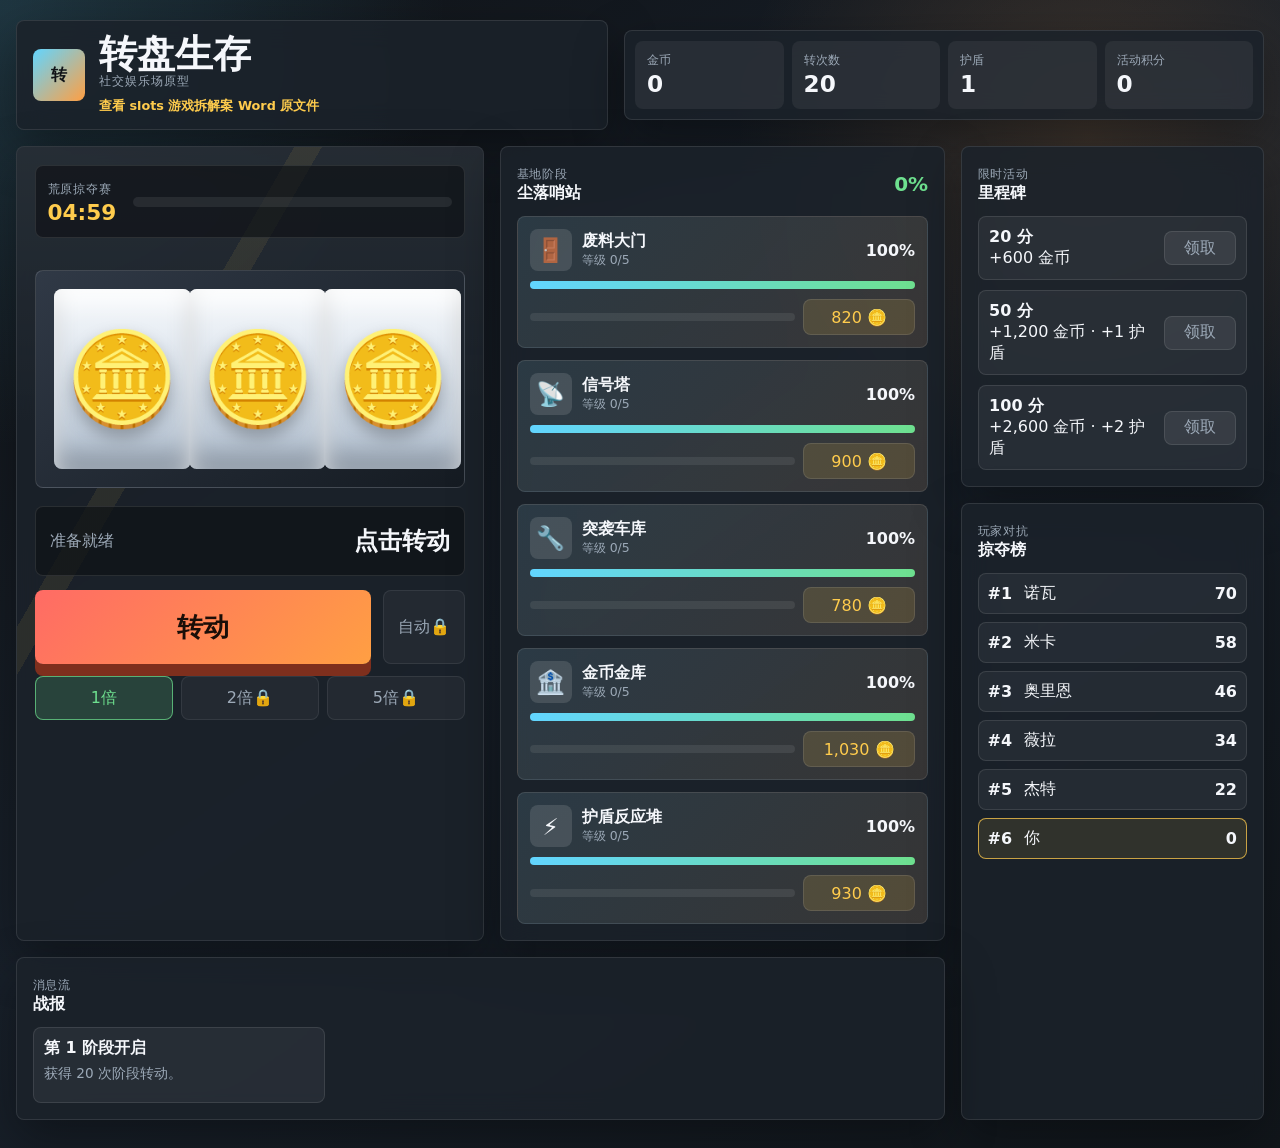
<file: index.html>
<!doctype html>
<html lang="zh-CN">
  <head>
    <meta charset="UTF-8" />
    <meta name="viewport" content="width=device-width, initial-scale=1.0" />
    <title>转盘生存演示</title>
    <link rel="stylesheet" href="./styles.css" />
  </head>
  <body>
    <main class="app-shell">
      <header class="topbar">
        <div class="brand">
          <span class="brand-mark">转</span>
          <div>
            <h1>转盘生存</h1>
            <p>社交娱乐场原型</p>
            <a class="analysis-link" href="./slots-analysis.html">查看 slots 游戏拆解案 Word 原文件</a>
          </div>
        </div>
        <section class="resource-strip" aria-label="玩家资源">
          <div class="resource"><span>金币</span><strong id="coins">0</strong></div>
          <div class="resource"><span>转次数</span><strong id="spins">0</strong></div>
          <div class="resource"><span>护盾</span><strong id="shields">0</strong></div>
          <div class="resource"><span>活动积分</span><strong id="eventPoints">0</strong></div>
        </section>
      </header>

      <section class="game-grid">
        <section class="slot-stage" aria-label="转盘机器">
          <div class="event-banner">
            <div>
              <span class="eyebrow">荒原掠夺赛</span>
              <strong id="eventTimer">05:00</strong>
            </div>
            <div class="event-progress">
              <span id="eventProgressBar"></span>
            </div>
          </div>

          <div class="slot-machine" id="slotMachine">
            <div class="reel" id="reel0"><span>🪙</span></div>
            <div class="reel" id="reel1"><span>🛡</span></div>
            <div class="reel" id="reel2"><span>⚔</span></div>
          </div>

          <div class="result-line">
            <span id="lastResultLabel">准备就绪</span>
            <strong id="lastReward">点击转动</strong>
          </div>

          <div class="controls">
            <button class="primary-action" id="spinButton" type="button">转动</button>
            <button class="icon-action" id="autoButton" type="button" aria-pressed="false" title="自动转动">自动</button>
            <div class="multiplier" aria-label="下注倍率">
              <button data-multiplier="1" class="selected" type="button">1倍</button>
              <button data-multiplier="2" type="button">2倍</button>
              <button data-multiplier="5" type="button">5倍</button>
            </div>
          </div>
          <div class="toast-stack" id="toastStack" aria-live="polite"></div>
        </section>

        <section class="base-panel" aria-label="生存基地">
          <div class="panel-header">
            <div>
              <span class="eyebrow">基地阶段</span>
              <h2>尘落哨站</h2>
            </div>
            <strong id="baseProgress">0%</strong>
          </div>
          <div class="base-map" id="baseMap"></div>
        </section>

        <section class="side-panel event-panel" aria-label="活动里程碑">
          <div class="panel-header">
            <div>
              <span class="eyebrow">限时活动</span>
              <h2>里程碑</h2>
            </div>
          </div>
          <div class="milestones" id="milestones"></div>
        </section>

        <section class="side-panel leaderboard-panel" aria-label="排行榜">
          <div class="panel-header">
            <div>
              <span class="eyebrow">玩家对抗</span>
              <h2>掠夺榜</h2>
            </div>
          </div>
          <ol class="leaderboard" id="leaderboard"></ol>
        </section>

        <section class="feed-panel" aria-label="战报消息">
          <div class="panel-header">
            <div>
              <span class="eyebrow">消息流</span>
              <h2>战报</h2>
            </div>
          </div>
          <div class="feed-list" id="feedList"></div>
        </section>
      </section>
    </main>

    <div class="modal-backdrop hidden" id="modalBackdrop">
      <section class="modal" role="dialog" aria-modal="true" aria-labelledby="modalTitle">
        <button class="modal-close" id="modalClose" type="button" title="关闭">×</button>
        <div id="modalContent"></div>
      </section>
    </div>

    <script src="./app.js?v=20260715-stage-spin-add"></script>
  </body>
</html>
</file>
<file: styles.css>
:root {
  color-scheme: dark;
  --bg: #101317;
  --panel: #1b222a;
  --panel-strong: #202a34;
  --ink: #f5f7fb;
  --muted: #9ca9b7;
  --line: rgba(255, 255, 255, 0.1);
  --gold: #ffcc4d;
  --green: #6ee08f;
  --red: #ff6b65;
  --cyan: #62d5ff;
  --violet: #a885ff;
  --orange: #ff9f43;
  --shadow: 0 18px 50px rgba(0, 0, 0, 0.35);
  font-family:
    Inter, ui-sans-serif, system-ui, -apple-system, BlinkMacSystemFont, "Segoe UI",
    "Microsoft YaHei", sans-serif;
}

* {
  box-sizing: border-box;
}

body {
  margin: 0;
  min-height: 100vh;
  background:
    radial-gradient(circle at top left, rgba(98, 213, 255, 0.18), transparent 28rem),
    radial-gradient(circle at 85% 12%, rgba(255, 159, 67, 0.16), transparent 22rem),
    linear-gradient(145deg, #101317 0%, #18202a 48%, #11161b 100%);
  color: var(--ink);
}

button {
  border: 0;
  color: inherit;
  font: inherit;
  cursor: pointer;
}

.app-shell {
  width: min(1440px, calc(100vw - 32px));
  margin: 0 auto;
  padding: 20px 0 28px;
}

.topbar {
  display: grid;
  grid-template-columns: minmax(280px, 1fr) minmax(360px, 640px);
  gap: 16px;
  align-items: center;
  margin-bottom: 16px;
}

.brand,
.resource-strip,
.slot-stage,
.base-panel,
.side-panel,
.feed-panel,
.modal {
  border: 1px solid var(--line);
  background: rgba(27, 34, 42, 0.86);
  box-shadow: var(--shadow);
  backdrop-filter: blur(14px);
}

.brand {
  display: flex;
  align-items: center;
  gap: 14px;
  min-height: 84px;
  padding: 14px 16px;
  border-radius: 8px;
}

.brand-mark {
  display: grid;
  place-items: center;
  width: 52px;
  height: 52px;
  border-radius: 8px;
  background: linear-gradient(135deg, var(--cyan), var(--orange));
  color: #101317;
  font-weight: 900;
  letter-spacing: 0;
}

h1,
h2,
p {
  margin: 0;
}

h1 {
  font-size: clamp(1.45rem, 3vw, 2.4rem);
  line-height: 1;
  letter-spacing: 0;
}

h2 {
  font-size: 1rem;
  letter-spacing: 0;
}

.brand p,
.eyebrow {
  color: var(--muted);
  font-size: 0.76rem;
  letter-spacing: 0.08em;
  text-transform: uppercase;
}

.analysis-link {
  display: inline-flex;
  margin-top: 8px;
  color: var(--gold);
  font-size: 0.8rem;
  font-weight: 800;
  text-decoration: none;
}

.analysis-link:hover {
  color: var(--cyan);
}

.resource-strip {
  display: grid;
  grid-template-columns: repeat(4, 1fr);
  gap: 8px;
  padding: 10px;
  border-radius: 8px;
}

.resource {
  min-width: 0;
  padding: 12px;
  border-radius: 8px;
  background: rgba(255, 255, 255, 0.06);
}

.resource span {
  display: block;
  color: var(--muted);
  font-size: 0.72rem;
}

.resource strong {
  display: block;
  margin-top: 3px;
  font-size: clamp(1rem, 2.4vw, 1.45rem);
  line-height: 1.1;
}

.game-grid {
  display: grid;
  grid-template-columns: minmax(360px, 1.05fr) minmax(390px, 1fr) minmax(270px, 0.68fr);
  grid-template-areas:
    "slot base event"
    "slot base board"
    "feed feed board";
  gap: 16px;
}

.slot-stage {
  grid-area: slot;
  position: relative;
  overflow: hidden;
  min-height: 610px;
  padding: 18px;
  border-radius: 8px;
}

.slot-stage::before {
  content: "";
  position: absolute;
  inset: 0;
  background:
    linear-gradient(120deg, transparent 0 30%, rgba(255, 204, 77, 0.08) 30% 33%, transparent 33% 100%),
    linear-gradient(180deg, rgba(255, 255, 255, 0.05), transparent 36%);
  pointer-events: none;
}

.event-banner {
  position: relative;
  z-index: 1;
  display: flex;
  align-items: center;
  justify-content: space-between;
  gap: 16px;
  padding: 12px;
  border-radius: 8px;
  background: rgba(16, 19, 23, 0.68);
  border: 1px solid var(--line);
}

.event-banner strong {
  display: block;
  margin-top: 2px;
  color: var(--gold);
  font-size: 1.35rem;
}

.event-progress {
  flex: 1;
  height: 10px;
  min-width: 120px;
  overflow: hidden;
  border-radius: 99px;
  background: rgba(255, 255, 255, 0.08);
}

.event-progress span {
  display: block;
  width: 0%;
  height: 100%;
  background: linear-gradient(90deg, var(--green), var(--gold), var(--orange));
  transition: width 260ms ease;
}

.slot-machine {
  position: relative;
  z-index: 1;
  display: grid;
  grid-template-columns: repeat(3, minmax(88px, 1fr));
  gap: 14px;
  margin: 32px auto 18px;
  padding: 18px;
  border-radius: 8px;
  background:
    linear-gradient(145deg, #303946, #151b22),
    repeating-linear-gradient(90deg, transparent 0 28px, rgba(255, 255, 255, 0.04) 28px 30px);
  border: 1px solid rgba(255, 255, 255, 0.14);
}

.slot-machine.spinning .reel span {
  animation: reelPop 120ms linear infinite;
}

.reel {
  display: grid;
  place-items: center;
  aspect-ratio: 0.76;
  min-height: 180px;
  border-radius: 8px;
  background: linear-gradient(180deg, #f8fafc, #d9e2ec 48%, #aebccc);
  color: #12171d;
  box-shadow:
    inset 0 12px 24px rgba(255, 255, 255, 0.75),
    inset 0 -16px 24px rgba(0, 0, 0, 0.2);
}

.reel span {
  display: block;
  font-size: clamp(3rem, 9vw, 5.7rem);
  filter: drop-shadow(0 8px 8px rgba(0, 0, 0, 0.26));
}

.result-line {
  position: relative;
  z-index: 1;
  display: flex;
  justify-content: space-between;
  align-items: center;
  min-height: 70px;
  padding: 12px 14px;
  border-radius: 8px;
  background: rgba(16, 19, 23, 0.72);
  border: 1px solid var(--line);
}

.result-line span {
  color: var(--muted);
}

.result-line strong {
  max-width: 58%;
  text-align: right;
  font-size: clamp(1.05rem, 2.6vw, 1.5rem);
}

.controls {
  position: relative;
  z-index: 1;
  display: grid;
  grid-template-columns: 1fr auto;
  gap: 12px;
  margin-top: 14px;
}

.primary-action {
  min-height: 74px;
  border-radius: 8px;
  background: linear-gradient(135deg, var(--red), var(--orange));
  color: #1a0e08;
  font-weight: 900;
  font-size: 1.6rem;
  box-shadow: 0 12px 0 #7e2f1d;
  transition: transform 120ms ease, box-shadow 120ms ease;
}

.primary-action:active {
  transform: translateY(8px);
  box-shadow: 0 4px 0 #7e2f1d;
}

.primary-action:disabled {
  cursor: not-allowed;
  opacity: 0.55;
  transform: none;
}

.icon-action,
.multiplier button,
.claim-button,
.choice-button,
.modal-action,
.upgrade-button,
.revenge-button {
  border-radius: 8px;
  background: rgba(255, 255, 255, 0.08);
  border: 1px solid var(--line);
  transition: transform 140ms ease, background 140ms ease, border-color 140ms ease;
}

.icon-action {
  min-width: 78px;
  padding: 0 14px;
}

.icon-action[aria-pressed="true"],
.multiplier button.selected {
  background: rgba(110, 224, 143, 0.18);
  border-color: rgba(110, 224, 143, 0.7);
  color: var(--green);
}

.icon-action.locked,
.multiplier button.locked {
  color: var(--muted);
  background: rgba(255, 255, 255, 0.04);
  border-color: rgba(255, 255, 255, 0.08);
}

.multiplier {
  grid-column: 1 / -1;
  display: grid;
  grid-template-columns: repeat(3, 1fr);
  gap: 8px;
}

.multiplier button {
  min-height: 44px;
}

.base-panel {
  grid-area: base;
  padding: 16px;
  border-radius: 8px;
}

.panel-header {
  display: flex;
  justify-content: space-between;
  align-items: center;
  gap: 12px;
  margin-bottom: 12px;
}

.panel-header > strong {
  color: var(--green);
  font-size: 1.25rem;
}

.base-map {
  display: grid;
  gap: 12px;
}

.building {
  position: relative;
  min-height: 104px;
  overflow: hidden;
  padding: 12px;
  border-radius: 8px;
  background:
    linear-gradient(135deg, rgba(98, 213, 255, 0.08), rgba(255, 159, 67, 0.08)),
    rgba(255, 255, 255, 0.055);
  border: 1px solid var(--line);
}

.building.damaged {
  border-color: rgba(255, 107, 101, 0.78);
  animation: damagePulse 740ms ease;
}

.building-top {
  display: grid;
  grid-template-columns: 42px 1fr auto;
  gap: 10px;
  align-items: center;
}

.building-icon {
  display: grid;
  place-items: center;
  width: 42px;
  height: 42px;
  border-radius: 8px;
  background: rgba(255, 255, 255, 0.12);
  font-size: 1.45rem;
}

.building-name {
  font-weight: 800;
}

.building-level {
  color: var(--muted);
  font-size: 0.78rem;
}

.health-row,
.progress-track {
  height: 8px;
  overflow: hidden;
  border-radius: 99px;
  background: rgba(255, 255, 255, 0.08);
}

.health-row {
  margin: 10px 0;
}

.health-row span,
.progress-track span {
  display: block;
  height: 100%;
  width: 0%;
  background: linear-gradient(90deg, var(--cyan), var(--green));
  transition: width 220ms ease;
}

.building-footer {
  display: grid;
  grid-template-columns: 1fr auto;
  gap: 8px;
  align-items: center;
}

.upgrade-button {
  min-width: 112px;
  min-height: 36px;
  background: rgba(255, 204, 77, 0.14);
  color: var(--gold);
}

.upgrade-button:disabled {
  cursor: not-allowed;
  opacity: 0.44;
}

.side-panel {
  padding: 16px;
  border-radius: 8px;
}

.event-panel {
  grid-area: event;
}

.leaderboard-panel {
  grid-area: board;
}

.milestones {
  display: grid;
  gap: 10px;
}

.milestone {
  display: grid;
  grid-template-columns: 1fr auto;
  gap: 10px;
  align-items: center;
  min-height: 62px;
  padding: 10px;
  border-radius: 8px;
  background: rgba(255, 255, 255, 0.055);
  border: 1px solid var(--line);
}

.milestone.claimed {
  border-color: rgba(110, 224, 143, 0.5);
}

.claim-button {
  min-height: 34px;
  min-width: 72px;
  color: var(--green);
}

.claim-button:disabled {
  color: var(--muted);
  cursor: not-allowed;
}

.leaderboard {
  display: grid;
  gap: 8px;
  margin: 0;
  padding: 0;
  list-style: none;
}

.leaderboard li {
  display: grid;
  grid-template-columns: 28px 1fr auto;
  gap: 8px;
  align-items: center;
  padding: 9px;
  border-radius: 8px;
  background: rgba(255, 255, 255, 0.052);
  border: 1px solid var(--line);
}

.leaderboard li.player {
  border-color: rgba(255, 204, 77, 0.74);
  background: rgba(255, 204, 77, 0.1);
}

.feed-panel {
  grid-area: feed;
  padding: 16px;
  border-radius: 8px;
}

.feed-list {
  display: grid;
  grid-template-columns: repeat(3, minmax(0, 1fr));
  gap: 10px;
}

.feed-item {
  min-height: 76px;
  padding: 10px;
  border-radius: 8px;
  background: rgba(255, 255, 255, 0.055);
  border: 1px solid var(--line);
}

.feed-item strong {
  display: block;
  margin-bottom: 5px;
}

.feed-item p {
  color: var(--muted);
  font-size: 0.85rem;
  line-height: 1.35;
}

.revenge-button {
  margin-top: 8px;
  min-height: 30px;
  padding: 0 10px;
  color: var(--red);
}

.toast-stack {
  position: relative;
  z-index: 1;
  display: grid;
  gap: 10px;
  width: 100%;
  margin-top: 14px;
}

.toast {
  padding: 12px 14px;
  border-radius: 8px;
  background: rgba(27, 34, 42, 0.95);
  border: 1px solid var(--line);
  box-shadow: 0 10px 28px rgba(0, 0, 0, 0.24);
  animation: toastIn 220ms ease;
}

.toast strong {
  display: block;
  margin-bottom: 3px;
}

.toast p {
  color: var(--muted);
  font-size: 0.86rem;
}

.modal-backdrop {
  position: fixed;
  inset: 0;
  z-index: 40;
  display: grid;
  place-items: center;
  padding: 18px;
  background: rgba(0, 0, 0, 0.58);
}

.modal-backdrop.hidden {
  display: none;
}

.modal {
  position: relative;
  width: min(760px, 100%);
  max-height: min(780px, calc(100vh - 36px));
  overflow: auto;
  padding: 18px;
  border-radius: 8px;
}

.modal-close {
  position: absolute;
  top: 10px;
  right: 10px;
  display: grid;
  place-items: center;
  width: 34px;
  height: 34px;
  border-radius: 8px;
  background: rgba(255, 255, 255, 0.08);
}

.modal h3 {
  margin: 0 42px 8px 0;
  font-size: 1.35rem;
}

.modal-copy {
  color: var(--muted);
  line-height: 1.55;
  margin-bottom: 14px;
}

.choice-grid {
  display: grid;
  grid-template-columns: repeat(3, 1fr);
  gap: 10px;
}

.choice-button {
  min-height: 126px;
  padding: 12px;
  text-align: left;
  background: rgba(255, 255, 255, 0.055);
}

.choice-button:hover,
.upgrade-button:hover:not(:disabled),
.claim-button:hover:not(:disabled),
.modal-action:hover,
.revenge-button:hover,
.multiplier button:hover {
  transform: translateY(-1px);
  border-color: rgba(98, 213, 255, 0.62);
}

.choice-button span {
  display: block;
  font-size: 2rem;
  margin-bottom: 8px;
}

.modal-actions {
  display: flex;
  flex-wrap: wrap;
  gap: 10px;
  margin-top: 14px;
}

.modal-action {
  min-height: 42px;
  padding: 0 14px;
}

.offer {
  display: grid;
  gap: 10px;
  grid-template-columns: 1fr 1fr;
}

.offer-card {
  padding: 14px;
  border-radius: 8px;
  border: 1px solid var(--line);
  background: rgba(255, 255, 255, 0.055);
}

.offer-card strong {
  display: block;
  font-size: 1.2rem;
  color: var(--gold);
}

.bump {
  animation: bump 320ms ease;
}

@keyframes reelPop {
  from {
    transform: translateY(-9px) scale(0.96);
    opacity: 0.62;
  }
  to {
    transform: translateY(9px) scale(1.04);
    opacity: 1;
  }
}

@keyframes bump {
  50% {
    transform: scale(1.07);
  }
}

@keyframes damagePulse {
  50% {
    transform: translateX(4px);
    background-color: rgba(255, 107, 101, 0.18);
  }
}

@keyframes toastIn {
  from {
    opacity: 0;
    transform: translateY(12px);
  }
}

@media (max-width: 1120px) {
  .topbar,
  .game-grid {
    grid-template-columns: 1fr;
  }

  .game-grid {
    grid-template-areas:
      "slot"
      "base"
      "event"
      "board"
      "feed";
  }

  .slot-stage {
    min-height: auto;
  }

  .feed-list {
    grid-template-columns: 1fr;
  }
}

@media (max-width: 620px) {
  .app-shell {
    width: min(100vw - 20px, 520px);
    padding-top: 10px;
  }

  .brand {
    min-height: 72px;
  }

  .resource-strip,
  .choice-grid,
  .offer {
    grid-template-columns: 1fr 1fr;
  }

  .slot-machine {
    gap: 8px;
    padding: 10px;
  }

  .reel {
    min-height: 128px;
  }

  .controls {
    grid-template-columns: 1fr;
  }

  .icon-action {
    min-height: 46px;
  }

  .building-footer {
    grid-template-columns: 1fr;
  }
}
</file>
